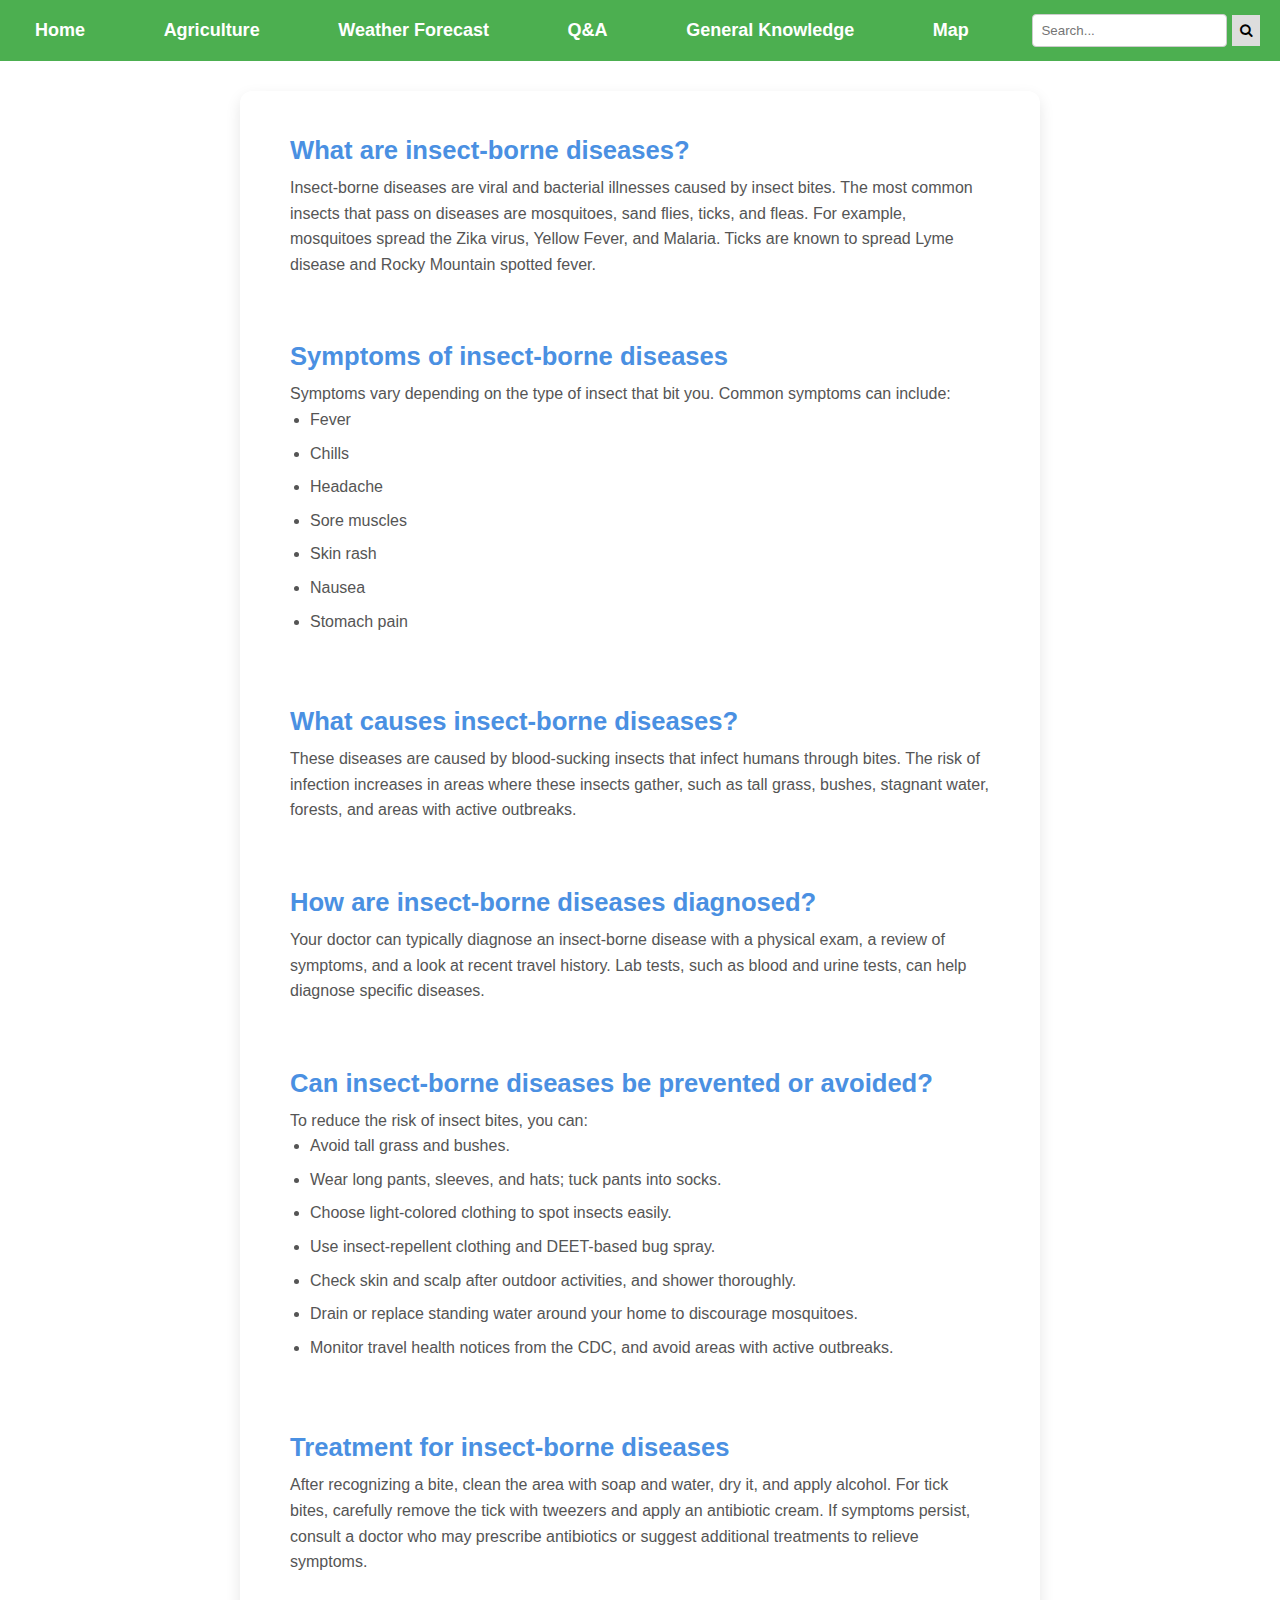
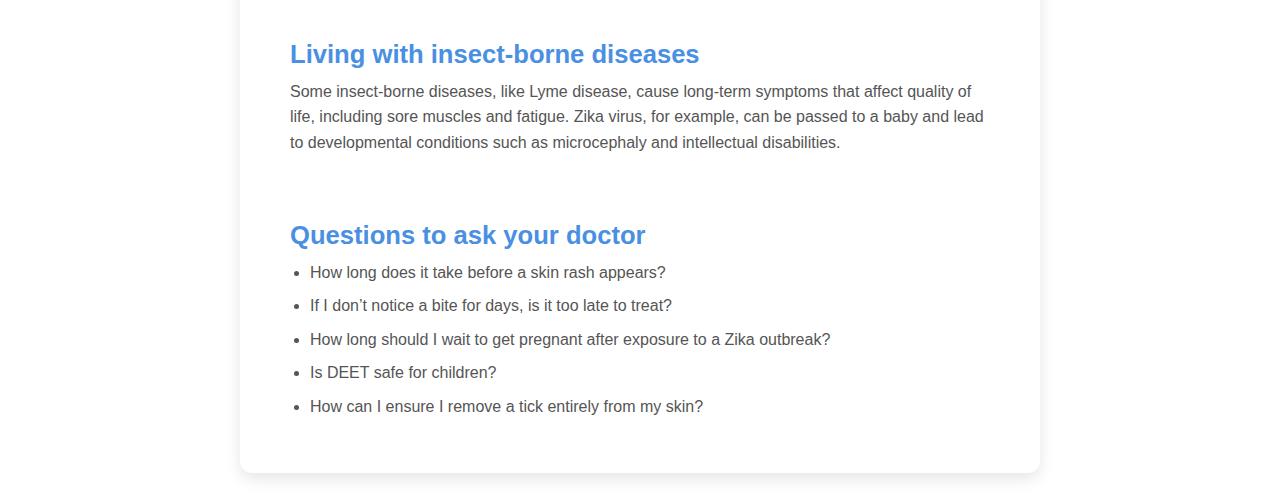
<file: insect.html>
<!DOCTYPE html>
<html lang="en">
<head>
    <meta charset="UTF-8"> 
    <meta name="viewport" content="width=device-width, initial-scale=1.0"> 
    <link rel="stylesheet" href="insect.css">
    <link rel="stylesheet" href="https://cdnjs.cloudflare.com/ajax/libs/font-awesome/4.7.0/css/font-awesome.min.css">
    <title>Insect-borne Diseases</title>
</head>
<body>
<!-- Navbar -->
    <div class="topnav">
        <a href="index.html" class="active">Home</a>
        
        <!-- Agriculture Dropdown -->
        <div class="dropdown">
            <a href="#agriculture">Agriculture</a>
            <div class="dropdown-content">
                <a href="soil.html">Soil</a>
                <a href="plantnutrient.html">Plant Nutrients</a>
                <a href="farmingtechnique.html">Farming Techniques</a>
                <a href="insect.html">Insect-borne Diseases</a>
                <a href="fertilizers.html">Fertilizers and Pesticides</a>
                <a href="harvest.html">Harvesting</a>
            </div>
        </div>
        
        <a href="#weather">Weather Forecast</a>
        <a href="#qa">Q&A</a>
        <a href="#knowledge">General Knowledge</a>
        <a href="#map">Map</a>

        <div class="search-container">
            <input type="text" placeholder="Search...">
            <button type="submit"> <i class="fa fa-search"></i></button>
        </div>
    </div>
<section class="content-section">
<!-- Section: What are insect-borne diseases? -->
    <article class="image-item">
        <div class="image-text">
            <h3>What are insect-borne diseases?</h3>
            <p>Insect-borne diseases are viral and bacterial illnesses caused by insect bites. The most common insects that pass on diseases are mosquitoes, sand flies, ticks, and fleas. For example, mosquitoes spread the Zika virus, Yellow Fever, and Malaria. Ticks are known to spread Lyme disease and Rocky Mountain spotted fever.</p>
        </div>
    </article>
    <!-- Section: Symptoms of insect-borne diseases -->
    <article class="image-item">
        <div class="image-text">
             <h3>Symptoms of insect-borne diseases</h3>
            <p>Symptoms vary depending on the type of insect that bit you. Common symptoms can include:</p>
            <ul>
                <li>Fever</li>
                <li>Chills</li>
                <li>Headache</li>
                <li>Sore muscles</li>
                <li>Skin rash</li>
                <li>Nausea</li>
                <li>Stomach pain</li>
            </ul>
        </div>
    </article>
<!-- Section: Causes of insect-borne diseases -->
    <article class="image-item">
        <div class="image-text">
            <h3>What causes insect-borne diseases?</h3>
            <p>These diseases are caused by blood-sucking insects that infect humans through bites. The risk of infection increases in areas where these insects gather, such as tall grass, bushes, stagnant water, forests, and areas with active outbreaks.</p>
        </div>
    </article>
<!-- Section: Diagnosis of insect-borne diseases -->
    <article class="image-item">
        <div class="image-text">
            <h3>How are insect-borne diseases diagnosed?</h3>
            <p>Your doctor can typically diagnose an insect-borne disease with a physical exam, a review of symptoms, and a look at recent travel history. Lab tests, such as blood and urine tests, can help diagnose specific diseases.</p>
        </div>
    </article>
<!-- Section: Prevention of insect-borne diseases -->
    <article class="image-item">
        <div class="image-text">
            <h3>Can insect-borne diseases be prevented or avoided?</h3>
            <p>To reduce the risk of insect bites, you can:</p>
            <ul>
                <li>Avoid tall grass and bushes.</li>
                <li>Wear long pants, sleeves, and hats; tuck pants into socks.</li>
                <li>Choose light-colored clothing to spot insects easily.</li>
                <li>Use insect-repellent clothing and DEET-based bug spray.</li>
                <li>Check skin and scalp after outdoor activities, and shower thoroughly.</li>
                <li>Drain or replace standing water around your home to discourage mosquitoes.</li>
                <li>Monitor travel health notices from the CDC, and avoid areas with active outbreaks.</li>
            </ul>
        </div>
    </article>
<!-- Section: Treatment of insect-borne diseases -->
    <article class="image-item">
        <div class="image-text">
            <h3>Treatment for insect-borne diseases</h3>
            <p>After recognizing a bite, clean the area with soap and water, dry it, and apply alcohol. For tick bites, carefully remove the tick with tweezers and apply an antibiotic cream. If symptoms persist, consult a doctor who may prescribe antibiotics or suggest additional treatments to relieve symptoms.</p>
        </div>
    </article>
<!-- Section: Living with insect-borne diseases -->
    <article class="image-item">
        <div class="image-text">
            <h3>Living with insect-borne diseases</h3>
            <p>Some insect-borne diseases, like Lyme disease, cause long-term symptoms that affect quality of life, including sore muscles and fatigue. Zika virus, for example, can be passed to a baby and lead to developmental conditions such as microcephaly and intellectual disabilities.</p>
        </div>
    </article>
<!-- Section: Questions to ask your doctor -->
    <article class="image-item">
        <div class="image-text">
            <h3>Questions to ask your doctor</h3>
            <ul>
                <li>How long does it take before a skin rash appears?</li>
                <li>If I don’t notice a bite for days, is it too late to treat?</li>
                <li>How long should I wait to get pregnant after exposure to a Zika outbreak?</li>
                <li>Is DEET safe for children?</li>
                <li>How can I ensure I remove a tick entirely from my skin?</li>
            </ul>
        </div>
    </article>
</section>
</body>
</html>
</file>
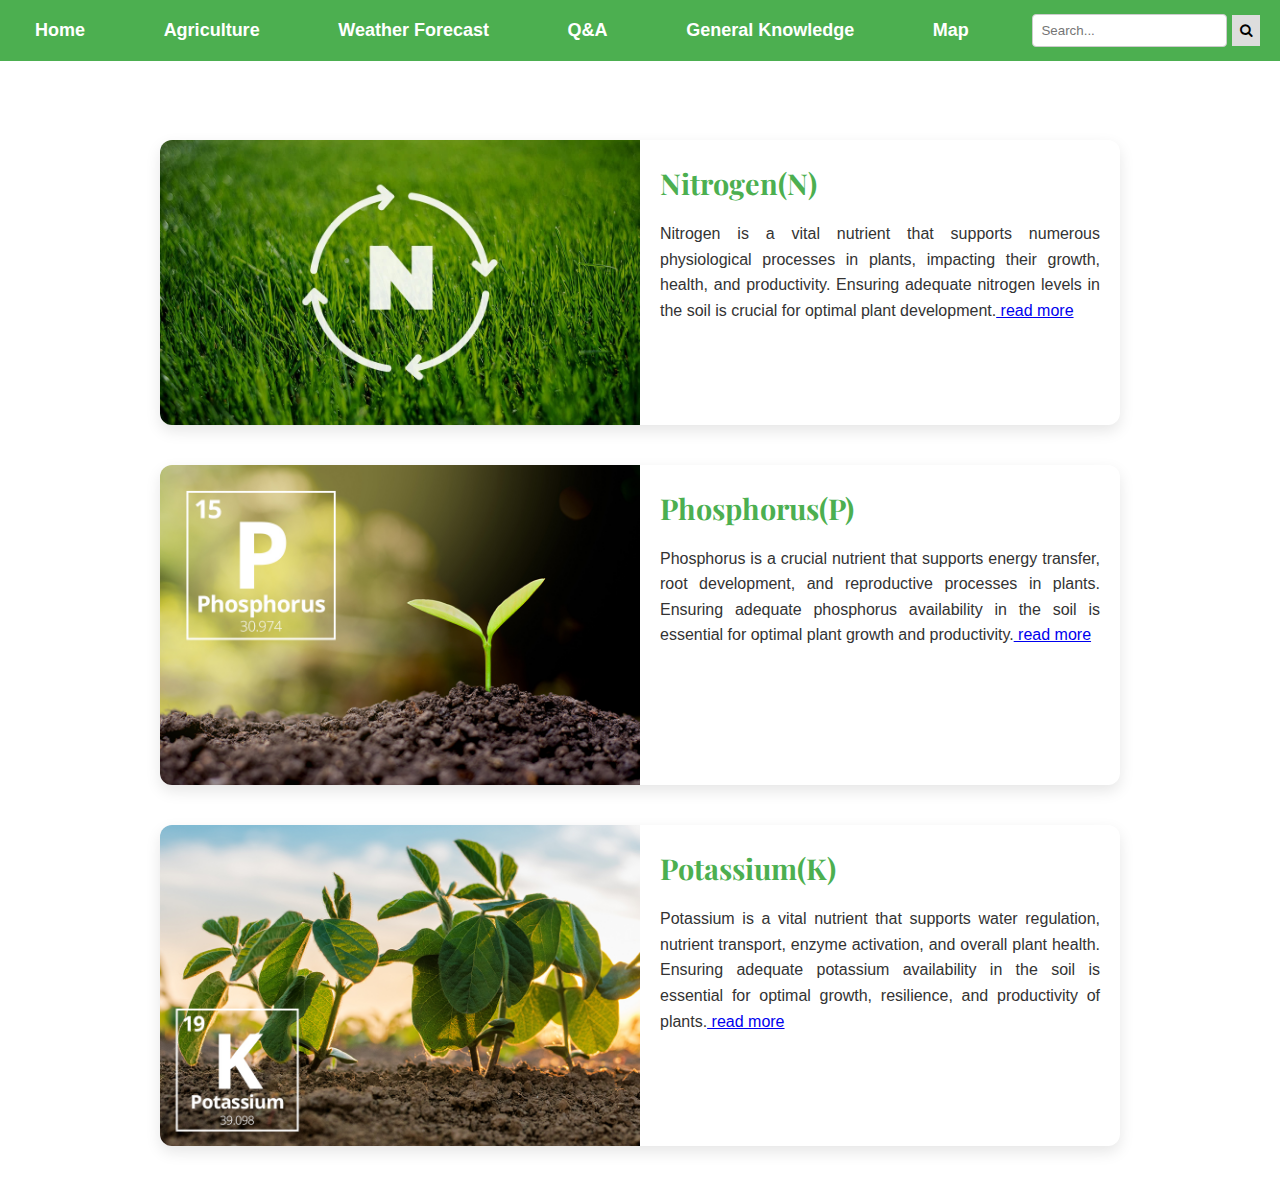
<file: plantnutrient.html>
<!DOCTYPE html>
<html lang="en">
<head>
    <meta charset="UTF-8"> 
    <meta name="viewport" content="width=device-width, initial-scale=1.0"> 
    <link rel="stylesheet" href="plantnutrient.css">
    <link rel="stylesheet" href="https://cdnjs.cloudflare.com/ajax/libs/font-awesome/4.7.0/css/font-awesome.min.css">
    <link href="https://fonts.googleapis.com/css2?family=Playfair+Display:wght@600&family=Roboto:wght@400;500&display=swap" rel="stylesheet">
    <title>Plant Nutrients</title>
</head>
<body>
    <!-- Navbar -->
    <div class="topnav">
        <a href="index.html" class="active">Home</a>
        
        <!-- Agriculture Dropdown -->
        <div class="dropdown">
            <a href="#agriculture">Agriculture</a>
            <div class="dropdown-content">
                <a href="soil.html">Soil</a>
                <a href="plantnutrient.html">Plant Nutrients</a>
                <a href="farmingtechnique.html">Farming Techniques</a>
                <a href="insect.html">Insect-borne Diseases</a>
                <a href="fertilizers.html">Fertilizers and Pesticides</a>
                <a href="harvest.html">Harvesting</a>
            </div>
        </div>
        
        <a href="#weather">Weather Forecast</a>
        <a href="#qa">Q&A</a>
        <a href="#knowledge">General Knowledge</a>
        <a href="#map">Map</a>

        <div class="search-container">
            <input type="text" placeholder="Search...">
            <button type="submit"> <i class="fa fa-search"></i></button>
        </div>
    </div>

    <!-- Content Section with Images and Paragraphs -->
    <div class="content-section">
    <div class="content-item">
        <img src="plantnutrient1.jpg" alt="Image 1" class="content-image">
        <div class="content-text">
            <h2>Nitrogen(N)</h2>
            <p>Nitrogen is a vital nutrient that supports numerous physiological processes in plants, impacting their growth, health, and productivity. Ensuring adequate nitrogen levels in the soil is crucial for optimal plant development.<a href="https://www.phoslab.com/how-does-nitrogen-help-plants-grow/" target="blank"> read more</a></p>
        </div>
    </div>

    <div class="content-item">
        <img src="plantnutrient2.jpg" alt="Image 2" class="content-image">
        <div class="content-text">
            <h2>Phosphorus(P)</h2>
            <p>Phosphorus is a crucial nutrient that supports energy transfer, root development, and reproductive processes in plants. Ensuring adequate phosphorus availability in the soil is essential for optimal plant growth and productivity.<a href="https://taurus.ag/importance-of-phosphorus-to-crops/" target="blank"> read more</a></p>
        </div>
    </div>

    <div class="content-item">
        <img src="plantnutrient3.jpg" alt="Image 3" class="content-image">
        <div class="content-text">
            <h2>Potassium(K)</h2>
            <p>Potassium is a vital nutrient that supports water regulation, nutrient transport, enzyme activation, and overall plant health. Ensuring adequate potassium availability in the soil is essential for optimal growth, resilience, and productivity of plants.<a href="https://taurus.ag/the-role-of-potassium-in-crop-production/" target="blank"> read more</a></p>
        </div>
    </div>
</div>
</body>
</html>
</file>
<file: insect.css>
* {
    margin: 0;
    padding: 0;
    box-sizing: border-box;
    font-family: 'Arial', sans-serif;
}

/* Navbar Styling */
.topnav {
    background-color: #4CAF50;
    display: flex;
    justify-content: space-between;
    align-items: center;
    padding: 10px 20px;
}

.topnav a {
    color: white;
    text-decoration: none;
    padding: 10px 15px;
    font-size: 18px;
    font-weight: bold;
}

.topnav .dropdown {
    position: relative;
}

.dropdown-content {
    display: none;
    position: absolute;
    background-color: #f9f9f9;
    min-width: 160px;
    border-radius: 8px;
    box-shadow: 0px 8px 16px rgba(0,0,0,0.2);
    z-index: 1;
}

.dropdown:hover .dropdown-content {
    display: block;
}

.dropdown-content a {
    color: #333;
    padding: 10px 15px;
    display: block;
    font-size: 16px;
}

.search-container input[type="text"] {
    padding: 8px;
    border-radius: 4px;
    border: 1px solid #ccc;
}

.search-container button {
    padding: 8px;
    background-color: #ddd;
    border: none;
    cursor: pointer;
}

.content-section {
    width: 100%;
    max-width: 800px;
    margin: 30px auto;
    padding: 20px;
    background-color: #ffffff;
    border-radius: 12px;
    box-shadow: 0 6px 15px rgba(0, 0, 0, 0.1);
    overflow: hidden;
    transition: box-shadow 0.3s ease, transform 0.2s ease;
}

.content-section:hover {
    box-shadow: 0 8px 20px rgba(0, 0, 0, 0.15);
    transform: translateY(-5px);
}

/* Improved Padding and Layout */
.content-section .image-item {
    padding: 25px 30px;
}

.content-section .image-item + .image-item {
    margin-top: 15px;
}

.image-item:last-child {
    border-bottom: none;
}

/* Text Styling */
.image-text h3 {
    font-size: 1.6em;
    color: #4A90E2;
    margin-bottom: 10px;
}

.image-text p,
.image-text ul {
    font-size: 1em;
    color: #555;
    line-height: 1.6;
}

.image-text ul {
    list-style-type: disc;
    padding-left: 20px;
}

.image-text ul li {
    margin-bottom: 8px;
}

/* Smooth Hover Effects */
.image-text h3,
.image-text p,
.image-text ul li {
    transition: color 0.3s ease;
}

.image-text h3:hover {
    color: #357ABD;
}

.image-text ul li:hover {
    color: #333;
}

/* Responsive Design */
@media (max-width: 768px) {
    .image-item {
        padding: 20px;
    }

    .image-text h3 {
        font-size: 1.4em;
    }

    .image-text p,
    .image-text ul li {
        font-size: 0.95em;
    }
}
</file>
<file: plantnutrient.css>
/* Reset */
* {
    margin: 0;
    padding: 0;
    box-sizing: border-box;
    font-family: 'Arial', sans-serif;
}

/* Navbar styling as already defined */
.topnav {
    background-color: #4CAF50;
    display: flex;
    justify-content: space-between;
    align-items: center;
    padding: 10px 20px;
    position: fixed;
    width: 100%;
    top: 0;
    z-index: 1000;
}

.topnav a {
    color: white;
    text-decoration: none;
    padding: 10px 15px;
    font-size: 18px;
    font-weight: bold;
}

.topnav .dropdown {
    position: relative;
}

.dropdown-content {
    display: none;
    position: absolute;
    background-color: #f9f9f9;
    min-width: 160px;
    border-radius: 8px;
    box-shadow: 0px 8px 16px rgba(0,0,0,0.2);
    z-index: 1;
}

.dropdown:hover .dropdown-content {
    display: block;
}

.dropdown-content a {
    color: #333;
    padding: 10px 15px;
    display: block;
    font-size: 16px;
}

.search-container input[type="text"] {
    padding: 8px;
    border-radius: 4px;
    border: 1px solid #ccc;
}

.search-container button {
    padding: 8px;
    background-color: #ddd;
    border: none;
    cursor: pointer;
}

/* Content Section Styling */
.content-section {
    padding: 40px 20px;
    max-width: 1000px;
    margin: 100px auto 0;
    display: flex;
    flex-direction: column;
    gap: 40px;
}

/* Content Item Card Styling */
.content-item {
    display: flex; /* Enable flex layout */
    align-items: stretch; /* Stretch items to fill the container height */
    background-color: #fff;
    border-radius: 12px;
    overflow: hidden;
    box-shadow: 0px 6px 15px rgba(0, 0, 0, 0.1);
    transition: transform 0.3s ease, box-shadow 0.3s ease;
    font-family: 'Roboto', sans-serif;
}

.content-item:hover {
    transform: translateY(-5px);
    box-shadow: 0px 10px 20px rgba(0, 0, 0, 0.15);
}

/* Image Styling */
.content-image {
    width: 50%; /* Use half the width of the container */
    height: 100%; /* Fill the height of the container */
    object-fit: cover; /* Cover the container, cropping as needed */
    transition: transform 0.3s ease;
}

.content-item:hover .content-image {
    transform: scale(1.05); /* Slightly enlarge on hover */
}

/* Text Styling */
.content-text {
    padding: 20px;
    font-size: 16px;
    color: #333;
    line-height: 1.6;
    text-align: justify;
    font-family: 'Roboto', sans-serif;
    width: 50%; /* Adjust width to fit side by side */
}

/* Headings Styling */
h1, h2, .content-item h3 {
    font-family: 'Playfair Display', serif;
    color: #4CAF50;
}

h2, .content-item h3 {
    font-size: 1.8rem;
    margin-bottom: 15px;
}

/* Adjust layout on smaller screens */
@media (max-width: 768px) {
    .content-section {
        padding: 20px;
    }
    .content-item {
        flex-direction: column; /* Stack on smaller screens */
        align-items: stretch; /* Align items to stretch */
    }
    .content-image {
        width: 100%; /* Full width for smaller screens */
        height: auto; /* Auto height to maintain aspect ratio */
    }
    .content-text {
        width: 100%; /* Full width for smaller screens */
    }
}
</file>
